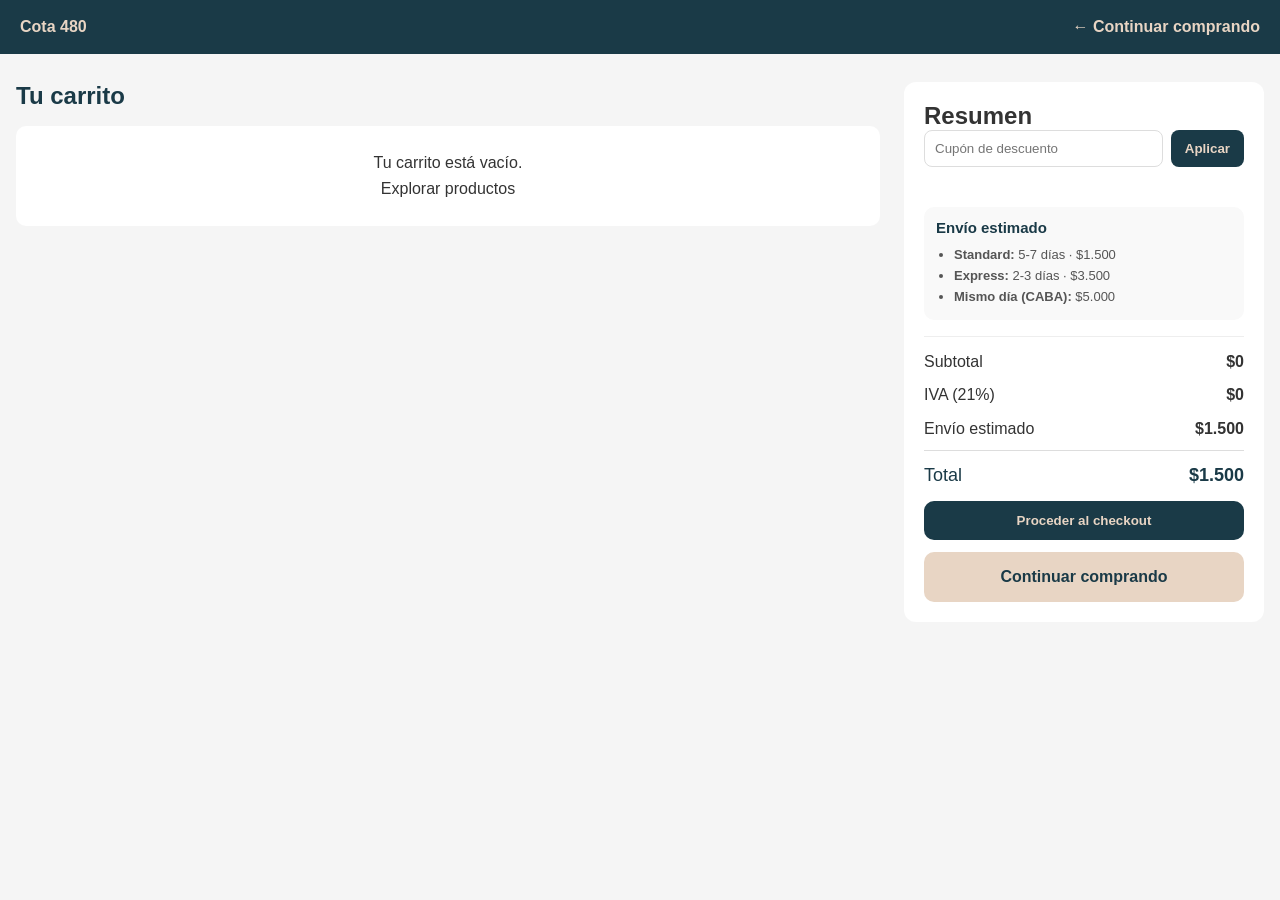
<file: pages/cart.html>
<!DOCTYPE html>
<html lang="es">
<head>
    <meta charset="UTF-8">
    <meta name="viewport" content="width=device-width, initial-scale=1.0">
    <title>Carrito - Cota 480</title>

    <link rel="stylesheet" href="../styles/main.css">
    <link rel="stylesheet" href="../styles/cart.css">
    <link rel="stylesheet" href="../styles/cart-page.css">
</head>
<body class="cart-page">
<header class="cart-page-header">
    <div class="container cart-page-header-inner">
        <a href="../index.html" class="cart-page-brand">Cota 480</a>
        <a href="../index.html" class="cart-page-continue-link">← Continuar comprando</a>
    </div>
</header>

<main class="container cart-page-main">
    <section class="cart-page-list-section">
        <h1>Tu carrito</h1>
        <div id="cartPageItems" class="cart-page-items"></div>
    </section>

    <aside class="cart-page-summary">
        <h2>Resumen</h2>

        <div class="cart-page-coupon">
            <input type="text" id="cartPageCoupon" placeholder="Cupón de descuento" autocomplete="off">
            <button id="cartPageApplyCoupon" type="button">Aplicar</button>
        </div>
        <p id="cartPageCouponFeedback" class="cart-page-coupon-feedback"></p>

        <div class="cart-page-shipping-estimate">
            <h3>Envío estimado</h3>
            <ul>
                <li><strong>Standard:</strong> 5-7 días · $1.500</li>
                <li><strong>Express:</strong> 2-3 días · $3.500</li>
                <li><strong>Mismo día (CABA):</strong> $5.000</li>
            </ul>
        </div>

        <div class="cart-page-totals">
            <div><span>Subtotal</span><strong id="cartPageSubtotal">$0</strong></div>
            <div><span>IVA (21%)</span><strong id="cartPageTax">$0</strong></div>
            <div id="cartPageDiscountRow" class="discount" style="display:none"><span id="cartPageDiscountLabel">Descuento</span><strong id="cartPageDiscount">-$0</strong></div>
            <div><span>Envío estimado</span><strong>$1.500</strong></div>
            <div class="total"><span>Total</span><strong id="cartPageTotal">$0</strong></div>
        </div>

        <button id="cartPageCheckout" class="cart-page-checkout" type="button">Proceder al checkout</button>
        <a href="../index.html" class="cart-page-secondary-btn">Continuar comprando</a>
    </aside>
</main>

<script src="../js/utils/constants.js"></script>
<script src="../js/utils/helpers.js"></script>
<script src="../js/services/cart.js"></script>
<script src="../js/services/orders.js"></script>
<script src="../js/components/cartPage.js"></script>
</body>
</html>
</file>
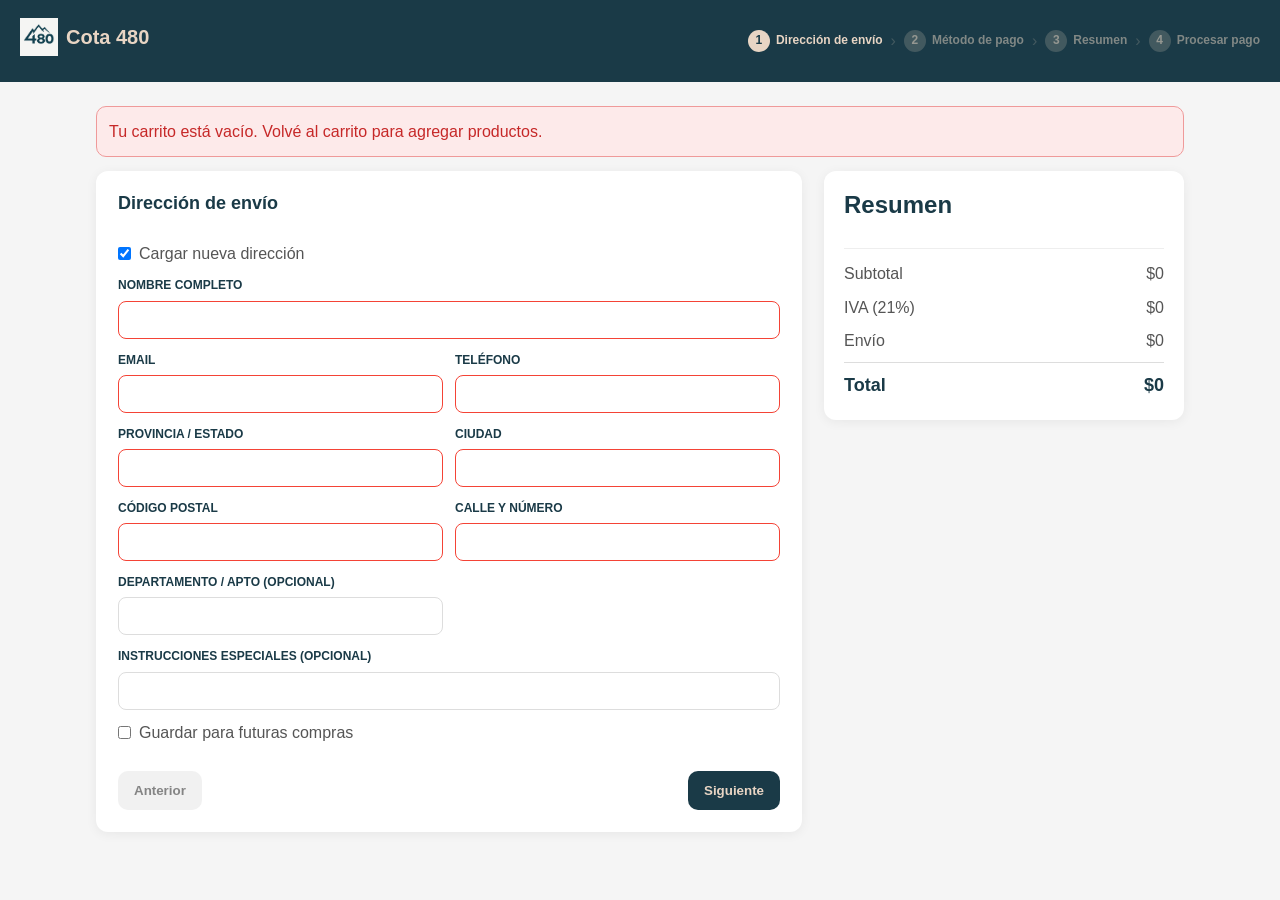
<file: pages/checkout.html>
<!DOCTYPE html>
<html lang="es">
<head>
    <meta charset="UTF-8">
    <meta name="viewport" content="width=device-width, initial-scale=1.0">
    <title>Checkout - Cota 480</title>

    <link rel="stylesheet" href="../styles/main.css">
    <link rel="stylesheet" href="../styles/checkout.css">
</head>
<body class="checkout-page">
<header class="checkout-header">
    <div class="container">
        <div class="checkout-logo">
            <a href="../index.html">
                <img src="../styles/main-logo.png" alt="Cota 480" onerror="this.style.display='none'">
                <span class="checkout-logo-text">Cota 480</span>
            </a>
        </div>
        <div class="checkout-steps" id="checkoutSteps">
            <div class="checkout-step active" data-step="1"><span class="checkout-step-num">1</span><span>Dirección de envío</span></div>
            <span class="checkout-step-divider">›</span>
            <div class="checkout-step" data-step="2"><span class="checkout-step-num">2</span><span>Método de pago</span></div>
            <span class="checkout-step-divider">›</span>
            <div class="checkout-step" data-step="3"><span class="checkout-step-num">3</span><span>Resumen</span></div>
            <span class="checkout-step-divider">›</span>
            <div class="checkout-step" data-step="4"><span class="checkout-step-num">4</span><span>Procesar pago</span></div>
        </div>
    </div>
</header>

<main class="checkout-main">
    <div id="checkoutError" class="checkout-global-error" style="display:none"></div>

    <div class="checkout-grid">
        <section class="checkout-flow">
            <form id="checkoutForm" novalidate>
                <input type="hidden" id="csrfToken" name="csrf_token" value="">

                <div class="checkout-step-panel active" data-step-panel="1">
                    <h2 class="checkout-section-title">Dirección de envío</h2>

                    <div id="savedAddresses" class="address-options" style="display:none"></div>
                    <label class="checkout-inline-check">
                        <input type="checkbox" id="useNewAddress" checked>
                        Cargar nueva dirección
                    </label>

                    <div id="shippingFields" class="checkout-form">
                        <div class="form-group full-width">
                            <label for="shipName">Nombre completo</label>
                            <input type="text" id="shipName" required>
                        </div>
                        <div class="form-group">
                            <label for="shipEmail">Email</label>
                            <input type="email" id="shipEmail" required>
                        </div>
                        <div class="form-group">
                            <label for="shipPhone">Teléfono</label>
                            <input type="tel" id="shipPhone" required>
                        </div>
                        <div class="form-group">
                            <label for="shipProvince">Provincia / Estado</label>
                            <input type="text" id="shipProvince" required>
                        </div>
                        <div class="form-group">
                            <label for="shipCity">Ciudad</label>
                            <input type="text" id="shipCity" required>
                        </div>
                        <div class="form-group">
                            <label for="shipPostalCode">Código postal</label>
                            <input type="text" id="shipPostalCode" required>
                        </div>
                        <div class="form-group">
                            <label for="shipStreet">Calle y número</label>
                            <input type="text" id="shipStreet" required>
                        </div>
                        <div class="form-group">
                            <label for="shipApartment">Departamento / Apto (opcional)</label>
                            <input type="text" id="shipApartment">
                        </div>
                        <div class="form-group full-width">
                            <label for="shipInstructions">Instrucciones especiales (opcional)</label>
                            <input type="text" id="shipInstructions">
                        </div>
                    </div>

                    <label class="checkout-inline-check">
                        <input type="checkbox" id="saveAddressCheckbox">
                        Guardar para futuras compras
                    </label>
                </div>

                <div class="checkout-step-panel" data-step-panel="2">
                    <h2 class="checkout-section-title">Método de pago</h2>

                    <div class="payment-options">
                        <label class="payment-option"><input type="radio" name="paymentMethod" value="mercadopago" checked><span class="payment-icon">💳</span><div class="payment-option-info"><strong>Tarjeta crédito/débito (MercadoPago)</strong><span>Pago seguro por MercadoPago</span></div></label>
                        <label class="payment-option"><input type="radio" name="paymentMethod" value="transfer"><span class="payment-icon">🏦</span><div class="payment-option-info"><strong>Transferencia bancaria</strong><span>Recibirás los datos por email</span></div></label>
                        <label class="payment-option"><input type="radio" name="paymentMethod" value="cash_on_delivery"><span class="payment-icon">💵</span><div class="payment-option-info"><strong>Efectivo contra entrega</strong><span>Pagás al recibir el pedido</span></div></label>
                    </div>

                    <div class="checkout-form installments-block">
                        <div class="form-group">
                            <label for="installmentsSelect">Cuotas sin interés</label>
                            <select id="installmentsSelect">
                                <option value="1">1 cuota</option>
                                <option value="3">3 cuotas</option>
                                <option value="6">6 cuotas</option>
                                <option value="12">12 cuotas</option>
                            </select>
                        </div>
                        <div class="form-group">
                            <label for="shippingMethodSelect">Método de envío</label>
                            <select id="shippingMethodSelect">
                                <option value="standard">Standard (5-7 días) - $1.500</option>
                                <option value="express">Express (2-3 días) - $3.500</option>
                                <option value="same_day">Mismo día CABA - $5.000</option>
                            </select>
                        </div>
                    </div>

                    <p class="shipping-note" id="shippingNote">Envío Standard: 5-7 días hábiles · $1.500</p>
                </div>

                <div class="checkout-step-panel" data-step-panel="3">
                    <h2 class="checkout-section-title">Resumen de compra</h2>
                    <div id="checkoutReview" class="checkout-review"></div>
                </div>

                <div class="checkout-step-panel" data-step-panel="4">
                    <h2 class="checkout-section-title">Procesar pago</h2>
                    <div class="checkout-security-box">
                        <p>🔒 Esta compra está protegida por SSL y procesada de forma segura.</p>
                        <p>Nunca almacenamos datos completos de tarjetas (PCI compliance).</p>
                    </div>

                    <label class="checkout-inline-check">
                        <input type="checkbox" id="termsCheckbox" required>
                        Acepto los términos y condiciones y la <a href="../README.md" target="_blank" rel="noopener">política de privacidad</a>
                    </label>

                    <div class="checkout-actions final">
                        <button type="button" id="confirmPurchaseBtn" class="btn-confirm-purchase">Confirmar compra</button>
                    </div>

                    <p class="checkout-loading" id="checkoutLoading" style="display:none">⏳ Procesando pago...</p>
                </div>
            </form>

            <div class="checkout-actions">
                <button type="button" id="prevStepBtn" class="btn-secondary" disabled>Anterior</button>
                <button type="button" id="nextStepBtn" class="btn-primary">Siguiente</button>
            </div>
        </section>

        <aside class="checkout-summary">
            <h2 class="checkout-summary-title">Resumen</h2>
            <div class="summary-items" id="summaryItems"></div>
            <div class="summary-totals">
                <div class="summary-total-row"><span>Subtotal</span><span id="subtotalAmount">$0</span></div>
                <div class="summary-total-row"><span>IVA (21%)</span><span id="taxAmount">$0</span></div>
                <div class="summary-total-row" id="discountRow" style="display:none"><span id="discountLabel">Descuento</span><span id="discountAmount">-$0</span></div>
                <div class="summary-total-row"><span>Envío</span><span id="shippingAmount">$0</span></div>
                <div class="summary-total-row grand"><span>Total</span><span id="grandTotal">$0</span></div>
            </div>
        </aside>
    </div>
</main>

<script src="../js/utils/constants.js"></script>
<script src="../js/utils/helpers.js"></script>
<script src="../js/services/auth.js"></script>
<script src="../js/services/cart.js"></script>
<script src="../js/services/products.js"></script>
<script src="../js/services/orders.js"></script>
<script src="../js/services/mercadopago.js"></script>
<script src="../js/services/email.js"></script>
<script src="../js/components/checkout.js"></script>
</body>
</html>
</file>
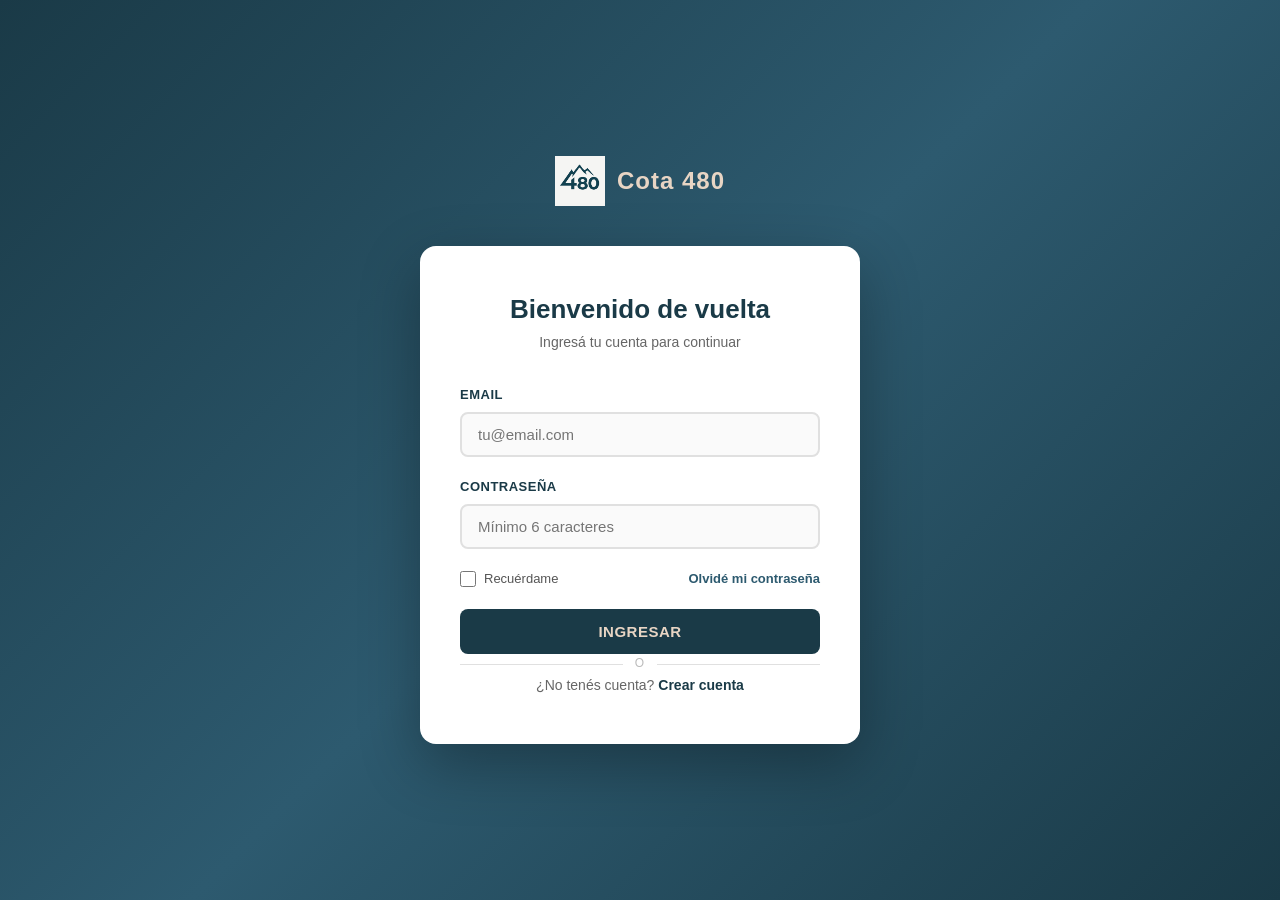
<file: pages/login.html>
<!DOCTYPE html>
<html lang="es">
<head>
    <meta charset="UTF-8">
    <meta name="viewport" content="width=device-width, initial-scale=1.0">
    <title>Iniciar Sesión - Cota 480</title>

    <!-- Styles -->
    <link rel="stylesheet" href="../styles/main.css">
    <link rel="stylesheet" href="../styles/auth.css">
</head>
<body>

<div class="auth-page">

    <!-- Logo -->
    <div class="auth-logo">
        <a href="../index.html">
            <img src="../styles/main-logo.png" alt="Cota 480" onerror="this.style.display='none'">
            <span class="auth-logo-text">Cota 480</span>
        </a>
    </div>

    <!-- Card -->
    <div class="auth-card">
        <h1 class="auth-title">Bienvenido de vuelta</h1>
        <p class="auth-subtitle">Ingresá tu cuenta para continuar</p>

        <!-- Alert global -->
        <div class="auth-alert error" id="loginAlert" role="alert"></div>

        <form class="auth-form" id="loginForm" novalidate>

            <!-- Email -->
            <div class="form-group">
                <label for="loginEmail">Email</label>
                <input
                    type="email"
                    id="loginEmail"
                    name="email"
                    placeholder="tu@email.com"
                    autocomplete="email"
                    required
                >
                <span class="form-error" id="emailError">Ingresá un email válido</span>
            </div>

            <!-- Contraseña -->
            <div class="form-group">
                <label for="loginPassword">Contraseña</label>
                <input
                    type="password"
                    id="loginPassword"
                    name="password"
                    placeholder="Mínimo 6 caracteres"
                    autocomplete="current-password"
                    required
                >
                <span class="form-error" id="passwordError">La contraseña debe tener al menos 6 caracteres</span>
            </div>

            <!-- Opciones -->
            <div class="form-options">
                <label class="checkbox-label">
                    <input type="checkbox" id="rememberMe" name="rememberMe">
                    Recuérdame
                </label>
                <a href="#" class="link-forgot" id="forgotLink">Olvidé mi contraseña</a>
            </div>

            <!-- Botón -->
            <button type="submit" class="btn-auth" id="loginBtn">
                <span class="spinner"></span>
                <span class="btn-text">Ingresar</span>
            </button>

        </form>

        <div class="auth-divider">o</div>

        <!-- Enlace registro -->
        <p class="auth-register">
            ¿No tenés cuenta?
            <a href="#" id="registerLink">Crear cuenta</a>
        </p>
    </div>

</div>

<!-- Scripts -->
<script src="../js/utils/constants.js"></script>
<script src="../js/utils/helpers.js"></script>
<script src="../js/services/auth.js"></script>
<script src="../js/components/auth.js"></script>

</body>
</html>
</file>
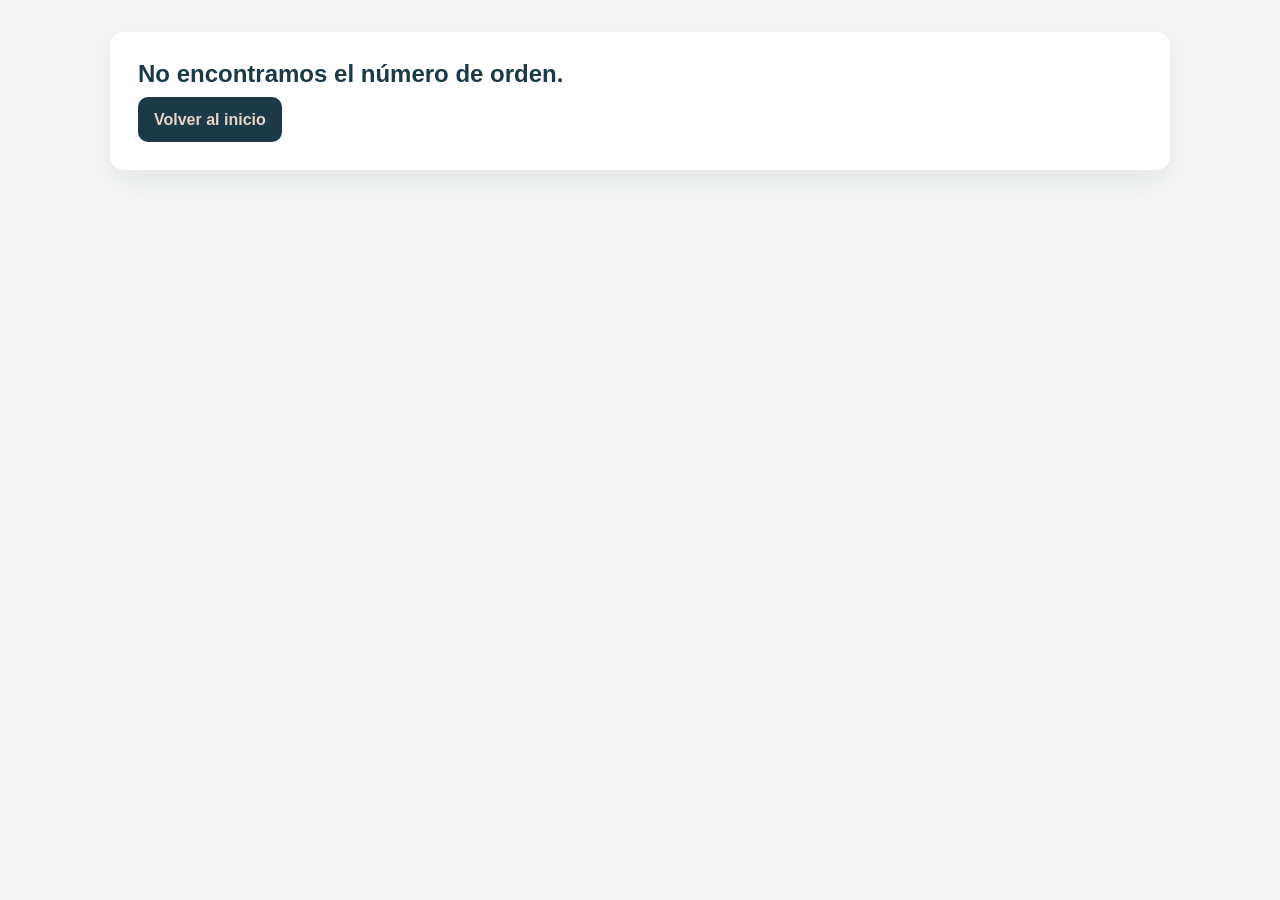
<file: pages/order-confirmation.html>
<!DOCTYPE html>
<html lang="es">
<head>
    <meta charset="UTF-8">
    <meta name="viewport" content="width=device-width, initial-scale=1.0">
    <title>Orden confirmada - Cota 480</title>

    <link rel="stylesheet" href="../styles/main.css">
    <link rel="stylesheet" href="../styles/order-confirmation.css">
</head>
<body class="order-confirmation-page">
<main class="container order-confirmation-main" id="orderConfirmationRoot">
    <div class="order-confirmation-loading">Cargando detalle de la orden...</div>
</main>

<script src="../js/utils/constants.js"></script>
<script src="../js/utils/helpers.js"></script>
<script src="../js/services/cart.js"></script>
<script src="../js/services/orders.js"></script>
<script src="../js/services/mercadopago.js"></script>
<script src="../js/services/email.js"></script>
<script src="../js/components/orderConfirmation.js"></script>
</body>
</html>
</file>
<file: styles/main.css>
/**
 * ESTILOS GLOBALES
 * Configuración global de la aplicación
 */

* {
    margin: 0;
    padding: 0;
    box-sizing: border-box;
}

html {
    scroll-behavior: smooth;
    overflow-x: hidden;
}

body {
    font-family: 'Segoe UI', Tahoma, Geneva, Verdana, sans-serif;
    color: #333333;
    background-color: #f5f5f5;
    line-height: 1.6;
    overflow-x: hidden;
}

.container {
    max-width: 1400px;
    margin: 0 auto;
    padding: 0 20px;
}

h1, h2, h3, h4, h5, h6 {
    font-weight: 700;
    line-height: 1.2;
}

a {
    text-decoration: none;
    color: inherit;
    transition: all 0.3s ease;
}

button {
    font-family: inherit;
    cursor: pointer;
    transition: all 0.3s ease;
}

input, select, textarea {
    font-family: inherit;
}

::-webkit-scrollbar {
    width: 10px;
}

::-webkit-scrollbar-track {
    background: #f1f1f1;
}

::-webkit-scrollbar-thumb {
    background: #1a3a47;
    border-radius: 5px;
}

::-webkit-scrollbar-thumb:hover {
    background: #2d5a6f;
}
</file>
<file: styles/cart.css>
/**
 * ESTILOS: CARRITO
 * Interfaz del carrito de compras
 */

.cart-sidebar {
    position: fixed;
    right: -450px;
    top: 0;
    width: 450px;
    height: 100vh;
    background: #ffffff;
    box-shadow: -2px 0 10px rgba(0, 0, 0, 0.2);
    z-index: 2000;
    transition: right 0.3s ease;
    display: flex;
    flex-direction: column;
}

.cart-sidebar.open {
    right: 0;
}

.cart-overlay {
    position: fixed;
    top: 0;
    left: 0;
    right: 0;
    bottom: 0;
    background: rgba(0, 0, 0, 0.5);
    z-index: 1999;
    opacity: 0;
    pointer-events: none;
    transition: opacity 0.3s ease;
}

.cart-sidebar.open ~ .cart-overlay {
    opacity: 1;
    pointer-events: auto;
}

.cart-container {
    display: flex;
    flex-direction: column;
    height: 100%;
}

.cart-header {
    display: flex;
    justify-content: space-between;
    align-items: center;
    padding: 20px;
    border-bottom: 1px solid #ddd;
    background: #f9f9f9;
}

.cart-header h2 {
    color: #1a3a47;
    font-size: 20px;
}

.btn-close {
    background: none;
    border: none;
    font-size: 24px;
    color: #1a3a47;
    cursor: pointer;
    transition: all 0.3s ease;
}

.btn-close:hover {
    color: #E8D5C4;
    transform: scale(1.2);
}

.cart-items {
    flex: 1;
    overflow-y: auto;
    padding: 20px;
}

.empty-cart {
    text-align: center;
    color: #999;
    padding: 40px 20px;
}

.cart-count-badge {
    display: inline-flex;
    align-items: center;
    justify-content: center;
    background: #E8D5C4;
    color: #1a3a47;
    font-size: 12px;
    font-weight: 800;
    width: 22px;
    height: 22px;
    border-radius: 50%;
    margin-left: 6px;
    vertical-align: middle;
}

.cart-item {
    display: grid;
    grid-template-columns: 60px 1fr auto 32px;
    gap: 12px;
    padding: 14px 0;
    border-bottom: 1px solid #eee;
    align-items: center;
}

.cart-item-img {
    width: 60px;
    height: 60px;
    border-radius: 8px;
    object-fit: cover;
    background: #f0f0f0;
}

.item-info h4 {
    color: #1a3a47;
    font-size: 13px;
    font-weight: 700;
    margin-bottom: 3px;
    white-space: nowrap;
    overflow: hidden;
    text-overflow: ellipsis;
}

.item-unit-price {
    color: #888;
    font-size: 12px;
}

.item-subtotal {
    color: #1a3a47;
    font-weight: 700;
    font-size: 13px;
}

.item-price {
    color: #2d5a6f;
    font-weight: 700;
    font-size: 14px;
}

.item-quantity {
    display: flex;
    align-items: center;
    border: 1px solid #ddd;
    border-radius: 6px;
    overflow: hidden;
}

.qty-btn {
    background: none;
    border: none;
    color: #1a3a47;
    width: 28px;
    height: 28px;
    cursor: pointer;
    font-weight: 700;
    font-size: 16px;
    display: flex;
    align-items: center;
    justify-content: center;
    transition: background 0.2s ease;
}

.qty-btn:hover {
    background: #f0f0f0;
}

.qty-display {
    min-width: 28px;
    text-align: center;
    font-size: 13px;
    font-weight: 700;
    color: #1a3a47;
    padding: 0 4px;
}

.qty-input {
    width: 50px;
    text-align: center;
    border: none;
    font-size: 12px;
}

.btn-remove {
    background: none;
    color: #ccc;
    border: none;
    width: 32px;
    height: 32px;
    border-radius: 6px;
    cursor: pointer;
    font-size: 14px;
    transition: all 0.2s ease;
    display: flex;
    align-items: center;
    justify-content: center;
}

.btn-remove:hover {
    background: #fdecea;
    color: #d32f2f;
}

.cart-footer {
    padding: 16px 20px 20px;
    border-top: 2px solid #ddd;
    background: #f9f9f9;
    display: flex;
    flex-direction: column;
    gap: 10px;
}

/* Cupón dentro del carrito */
.cart-coupon {
    display: flex;
    gap: 8px;
}

.coupon-input-cart {
    flex: 1;
    padding: 9px 12px;
    border: 1px solid #ddd;
    border-radius: 6px;
    font-size: 13px;
    outline: none;
    text-transform: uppercase;
    background: #fff;
    transition: border-color 0.2s ease;
}

.coupon-input-cart:focus {
    border-color: #1a3a47;
}

.coupon-input-cart:disabled {
    background: #f5f5f5;
    color: #888;
}

.btn-apply-coupon-cart {
    padding: 9px 14px;
    background: #1a3a47;
    color: #E8D5C4;
    border: none;
    border-radius: 6px;
    font-size: 13px;
    font-weight: 700;
    cursor: pointer;
    white-space: nowrap;
    transition: background 0.2s ease;
}

.btn-apply-coupon-cart:hover {
    background: #2d5a6f;
}

.coupon-tag {
    font-size: 12px;
    color: #388e3c;
    font-weight: 600;
}

/* Totales */
.cart-totals {
    display: flex;
    flex-direction: column;
    gap: 4px;
}

.cart-total-row {
    display: flex;
    justify-content: space-between;
    font-size: 13px;
    color: #666;
}

.discount-row {
    color: #388e3c;
    font-weight: 600;
}

.cart-total {
    display: flex;
    justify-content: space-between;
    padding-top: 8px;
    margin-top: 4px;
    border-top: 1px solid #ddd;
    font-size: 18px;
    font-weight: 700;
    color: #1a3a47;
}

.btn-checkout {
    width: 100%;
    background: #1a3a47;
    color: #E8D5C4;
    border: none;
    padding: 12px;
    font-weight: 700;
    border-radius: 5px;
    cursor: pointer;
    margin-bottom: 10px;
    transition: all 0.3s ease;
}

.btn-checkout:hover:not(:disabled) {
    background: #2d5a6f;
}

.btn-checkout:disabled {
    opacity: 0.5;
    cursor: not-allowed;
}

.btn-continue-shopping {
    width: 100%;
    background: #ffffff;
    color: #1a3a47;
    border: 2px solid #1a3a47;
    padding: 10px;
    font-weight: 700;
    border-radius: 5px;
    cursor: pointer;
    transition: all 0.3s ease;
}

.btn-continue-shopping:hover {
    background: #1a3a47;
    color: #E8D5C4;
}
</file>
<file: styles/cart-page.css>
.cart-page {
    background: #f5f5f5;
    min-height: 100vh;
}

.cart-page-header {
    background: #1a3a47;
    padding: 14px 0;
}

.cart-page-header-inner {
    display: flex;
    justify-content: space-between;
    align-items: center;
    gap: 12px;
}

.cart-page-brand,
.cart-page-continue-link {
    color: #E8D5C4;
    text-decoration: none;
    font-weight: 700;
}

.cart-page-main {
    display: grid;
    grid-template-columns: 1fr 360px;
    gap: 24px;
    padding: 28px 16px 48px;
}

.cart-page-list-section h1 {
    color: #1a3a47;
    margin-bottom: 16px;
}

.cart-page-items {
    display: flex;
    flex-direction: column;
    gap: 12px;
}

.cart-page-item {
    background: #fff;
    border-radius: 12px;
    padding: 14px;
    display: grid;
    grid-template-columns: 90px 1fr auto;
    gap: 14px;
    align-items: center;
}

.cart-page-item img {
    width: 90px;
    height: 90px;
    border-radius: 10px;
    object-fit: cover;
    background: #eee;
}

.cart-page-item-info h3 {
    margin: 0 0 6px;
    color: #1a3a47;
    font-size: 16px;
}

.cart-page-item-info p {
    margin: 0 0 10px;
    color: #666;
}

.cart-page-item-price {
    text-align: right;
}

.cart-page-item-price button {
    border: none;
    background: transparent;
    color: #f44336;
    cursor: pointer;
    margin-top: 8px;
}

.cart-page-qty {
    display: inline-flex;
    align-items: center;
    gap: 8px;
}

.cart-page-qty button {
    width: 28px;
    height: 28px;
    border: 1px solid #ddd;
    border-radius: 6px;
    background: #fff;
    cursor: pointer;
}

.cart-page-summary {
    background: #fff;
    border-radius: 12px;
    padding: 20px;
    height: fit-content;
    position: sticky;
    top: 16px;
}

.cart-page-coupon {
    display: flex;
    gap: 8px;
    margin-bottom: 4px;
}

.cart-page-coupon input {
    flex: 1;
    border: 1px solid #ddd;
    border-radius: 8px;
    padding: 10px;
}

.cart-page-coupon button {
    background: #1a3a47;
    color: #E8D5C4;
    border: none;
    border-radius: 8px;
    padding: 10px 14px;
    font-weight: 700;
    cursor: pointer;
}

.cart-page-coupon-feedback {
    min-height: 20px;
    font-size: 13px;
}

.cart-page-coupon-feedback.success { color: #4CAF50; }
.cart-page-coupon-feedback.error { color: #f44336; }
.cart-page-coupon-feedback.info { color: #666; }

.cart-page-shipping-estimate {
    margin: 16px 0;
    padding: 12px;
    border-radius: 10px;
    background: #f9f9f9;
}

.cart-page-shipping-estimate h3 {
    margin: 0 0 8px;
    color: #1a3a47;
    font-size: 15px;
}

.cart-page-shipping-estimate ul {
    margin: 0;
    padding-left: 18px;
    color: #555;
    font-size: 13px;
}

.cart-page-totals {
    border-top: 1px solid #eee;
    padding-top: 12px;
    display: flex;
    flex-direction: column;
    gap: 8px;
}

.cart-page-totals > div {
    display: flex;
    justify-content: space-between;
}

.cart-page-totals .total {
    border-top: 1px solid #ddd;
    padding-top: 10px;
    font-size: 18px;
    color: #1a3a47;
}

.cart-page-totals .discount {
    color: #4CAF50;
}

.cart-page-checkout,
.cart-page-secondary-btn {
    width: 100%;
    margin-top: 12px;
    border-radius: 10px;
    padding: 12px;
    text-align: center;
    text-decoration: none;
    border: none;
    font-weight: 700;
    cursor: pointer;
}

.cart-page-checkout {
    background: #1a3a47;
    color: #E8D5C4;
}

.cart-page-secondary-btn {
    background: #e8d5c4;
    color: #1a3a47;
    display: block;
}

.cart-page-empty {
    background: #fff;
    border-radius: 10px;
    padding: 24px;
    text-align: center;
}

@media (max-width: 960px) {
    .cart-page-main {
        grid-template-columns: 1fr;
    }

    .cart-page-summary {
        position: static;
    }
}

@media (max-width: 640px) {
    .cart-page-item {
        grid-template-columns: 70px 1fr;
    }

    .cart-page-item img {
        width: 70px;
        height: 70px;
    }

    .cart-page-item-price {
        grid-column: 1 / -1;
        text-align: left;
        display: flex;
        justify-content: space-between;
    }
}
</file>
<file: styles/checkout.css>
.checkout-page {
    background: #f5f5f5;
    min-height: 100vh;
    padding-bottom: 40px;
}

.checkout-header {
    background: #1a3a47;
    padding: 18px 0;
}

.checkout-header .container {
    display: flex;
    justify-content: space-between;
    align-items: center;
    gap: 12px;
}

.checkout-logo a {
    display: inline-flex;
    align-items: center;
    gap: 8px;
    text-decoration: none;
}

.checkout-logo img { height: 38px; }

.checkout-logo-text {
    color: #E8D5C4;
    font-weight: 800;
    font-size: 20px;
}

.checkout-steps {
    display: flex;
    align-items: center;
    gap: 8px;
    color: rgba(232, 213, 196, 0.5);
}

.checkout-step {
    display: inline-flex;
    align-items: center;
    gap: 6px;
    font-size: 12px;
    font-weight: 700;
}

.checkout-step-num {
    width: 22px;
    height: 22px;
    border-radius: 50%;
    display: inline-flex;
    justify-content: center;
    align-items: center;
    background: rgba(232, 213, 196, 0.2);
}

.checkout-step.active,
.checkout-step.done { color: #E8D5C4; }
.checkout-step.done .checkout-step-num { background: #4CAF50; color: #fff; }
.checkout-step.active .checkout-step-num { background: #E8D5C4; color: #1a3a47; }
.checkout-step-divider { opacity: 0.4; }

.checkout-main {
    max-width: 1120px;
    margin: 0 auto;
    padding: 24px 16px 0;
}

.checkout-global-error {
    background: #fdeaea;
    color: #c62828;
    border: 1px solid #ef9a9a;
    border-radius: 10px;
    padding: 12px;
    margin-bottom: 14px;
}

.checkout-grid {
    display: grid;
    grid-template-columns: 1fr 360px;
    gap: 22px;
}

.checkout-flow,
.checkout-summary {
    background: #fff;
    border-radius: 12px;
    box-shadow: 0 2px 12px rgba(0, 0, 0, 0.06);
}

.checkout-flow {
    padding: 22px;
}

.checkout-summary {
    padding: 20px;
    position: sticky;
    top: 16px;
    height: fit-content;
}

.checkout-section-title {
    margin: 0 0 16px;
    color: #1a3a47;
    font-size: 18px;
}

.checkout-step-panel {
    display: none;
}

.checkout-step-panel.active {
    display: block;
}

.checkout-form {
    display: grid;
    grid-template-columns: repeat(2, minmax(0, 1fr));
    gap: 12px;
}

.checkout-form .form-group,
.installments-block .form-group {
    display: flex;
    flex-direction: column;
    gap: 5px;
}

.form-group.full-width { grid-column: 1 / -1; }

.checkout-form label,
.installments-block label {
    color: #1a3a47;
    font-size: 12px;
    font-weight: 700;
    text-transform: uppercase;
}

.checkout-form input,
.checkout-form select,
.installments-block select {
    border: 1px solid #ddd;
    border-radius: 8px;
    padding: 10px;
    font-size: 14px;
}

.checkout-form input:invalid {
    border-color: #f44336;
}

.checkout-inline-check {
    display: inline-flex;
    align-items: center;
    gap: 8px;
    margin: 10px 0;
    color: #555;
}

.address-options,
.payment-options {
    display: flex;
    flex-direction: column;
    gap: 10px;
    margin-bottom: 8px;
}

.address-option,
.payment-option {
    border: 1px solid #ddd;
    border-radius: 10px;
    padding: 12px;
    display: flex;
    gap: 10px;
    align-items: center;
}

.address-option:has(input:checked),
.payment-option:has(input:checked) {
    border-color: #1a3a47;
    background: rgba(26, 58, 71, 0.03);
}

.payment-option-info strong {
    display: block;
    color: #1a3a47;
}

.payment-option-info span {
    color: #666;
    font-size: 13px;
}

.payment-icon { font-size: 20px; }

.installments-block {
    margin-top: 14px;
}

.shipping-note {
    margin-top: 12px;
    background: #f9f9f9;
    border-radius: 8px;
    padding: 10px;
    color: #555;
}

.checkout-summary-title {
    margin: 0 0 14px;
    color: #1a3a47;
}

.summary-items {
    display: flex;
    flex-direction: column;
    gap: 10px;
}

.summary-item {
    display: flex;
    gap: 10px;
    align-items: center;
}

.summary-item-img {
    width: 52px;
    height: 52px;
    border-radius: 8px;
    object-fit: cover;
    background: #ececec;
}

.summary-item-info {
    flex: 1;
    min-width: 0;
}

.summary-item-name {
    font-size: 13px;
    color: #333;
    overflow: hidden;
    text-overflow: ellipsis;
    white-space: nowrap;
}

.summary-item-qty { font-size: 12px; color: #777; }
.summary-item-price { font-size: 13px; font-weight: 700; color: #1a3a47; }

.summary-totals {
    margin-top: 14px;
    border-top: 1px solid #eee;
    padding-top: 12px;
    display: flex;
    flex-direction: column;
    gap: 8px;
}

.summary-total-row {
    display: flex;
    justify-content: space-between;
    color: #555;
}

.summary-total-row.grand {
    border-top: 1px solid #ddd;
    padding-top: 8px;
    font-size: 18px;
    color: #1a3a47;
    font-weight: 800;
}

.checkout-actions {
    margin-top: 16px;
    display: flex;
    justify-content: space-between;
    gap: 10px;
}

.checkout-actions.final {
    justify-content: flex-start;
}

.btn-primary,
.btn-secondary,
.btn-confirm-purchase {
    border: none;
    border-radius: 10px;
    padding: 12px 16px;
    font-weight: 700;
    cursor: pointer;
}

.btn-primary,
.btn-confirm-purchase {
    background: #1a3a47;
    color: #E8D5C4;
}

.btn-secondary {
    background: #e8e8e8;
    color: #333;
}

.btn-primary:disabled,
.btn-secondary:disabled,
.btn-confirm-purchase:disabled {
    opacity: 0.6;
    cursor: not-allowed;
}

.checkout-security-box {
    border-radius: 10px;
    border: 1px solid #d9e9d9;
    background: #f7fff7;
    color: #2f6b2f;
    padding: 12px;
    margin-bottom: 12px;
}

.checkout-security-box p {
    margin: 0 0 6px;
}

.checkout-security-box p:last-child { margin-bottom: 0; }

.checkout-loading {
    margin-top: 10px;
    color: #1a3a47;
    font-weight: 700;
}

.checkout-review-table {
    width: 100%;
    border-collapse: collapse;
    margin-bottom: 14px;
}

.checkout-review-table th,
.checkout-review-table td {
    text-align: left;
    border-bottom: 1px solid #eee;
    padding: 8px;
    font-size: 14px;
}

.checkout-review-meta {
    display: grid;
    grid-template-columns: repeat(2, minmax(0, 1fr));
    gap: 10px;
    margin-bottom: 12px;
}

.checkout-review-meta h4 {
    margin: 0 0 6px;
    color: #1a3a47;
}

.checkout-review-meta p {
    margin: 0 0 4px;
    color: #555;
}

.checkout-review-totals p {
    margin: 0 0 6px;
    color: #555;
}

@media (max-width: 960px) {
    .checkout-grid {
        grid-template-columns: 1fr;
    }

    .checkout-summary {
        order: -1;
        position: static;
    }

    .checkout-steps { display: none; }
}

@media (max-width: 640px) {
    .checkout-form,
    .checkout-review-meta {
        grid-template-columns: 1fr;
    }

    .checkout-flow,
    .checkout-summary {
        padding: 16px;
    }

    .checkout-actions {
        flex-direction: column;
    }
}
</file>
<file: styles/auth.css>
/**
 * ESTILOS: AUTENTICACIÓN
 * Login, registro y formularios de usuario
 */

/* ===== PÁGINA DE LOGIN ===== */
.auth-page {
    min-height: 100vh;
    background: linear-gradient(135deg, #1a3a47 0%, #2d5a6f 50%, #1a3a47 100%);
    display: flex;
    flex-direction: column;
    align-items: center;
    justify-content: center;
    padding: 40px 20px;
}

.auth-logo {
    margin-bottom: 32px;
    text-align: center;
}

.auth-logo a {
    display: inline-flex;
    align-items: center;
    gap: 12px;
    text-decoration: none;
    color: #E8D5C4;
}

.auth-logo img {
    height: 50px;
}

.auth-logo-text {
    font-size: 24px;
    font-weight: 800;
    color: #E8D5C4;
    letter-spacing: 1px;
}

.auth-card {
    background: #ffffff;
    border-radius: 16px;
    padding: 48px 40px;
    width: 100%;
    max-width: 440px;
    box-shadow: 0 20px 60px rgba(0, 0, 0, 0.3);
}

.auth-title {
    font-size: 26px;
    font-weight: 800;
    color: #1a3a47;
    margin-bottom: 6px;
    text-align: center;
}

.auth-subtitle {
    font-size: 14px;
    color: #666;
    text-align: center;
    margin-bottom: 32px;
}

/* ===== FORMULARIO ===== */
.auth-form {
    display: flex;
    flex-direction: column;
    gap: 20px;
}

.form-group {
    display: flex;
    flex-direction: column;
    gap: 6px;
}

.form-group label {
    font-size: 13px;
    font-weight: 600;
    color: #1a3a47;
    letter-spacing: 0.5px;
    text-transform: uppercase;
}

.form-group input {
    padding: 12px 16px;
    border: 2px solid #e0e0e0;
    border-radius: 8px;
    font-size: 15px;
    color: #333;
    outline: none;
    transition: border-color 0.2s ease, box-shadow 0.2s ease;
    background: #fafafa;
}

.form-group input:focus {
    border-color: #1a3a47;
    box-shadow: 0 0 0 3px rgba(26, 58, 71, 0.08);
    background: #fff;
}

.form-group input.error {
    border-color: #d32f2f;
    box-shadow: 0 0 0 3px rgba(211, 47, 47, 0.08);
}

.form-error {
    font-size: 12px;
    color: #d32f2f;
    display: none;
}

.form-error.visible {
    display: block;
}

/* ===== OPCIONES DEL FORMULARIO ===== */
.form-options {
    display: flex;
    justify-content: space-between;
    align-items: center;
    gap: 12px;
}

.checkbox-label {
    display: flex;
    align-items: center;
    gap: 8px;
    font-size: 13px;
    color: #555;
    cursor: pointer;
    user-select: none;
}

.checkbox-label input[type="checkbox"] {
    width: 16px;
    height: 16px;
    border: 2px solid #1a3a47;
    border-radius: 3px;
    cursor: pointer;
    accent-color: #1a3a47;
    flex-shrink: 0;
}

.link-forgot {
    font-size: 13px;
    color: #2d5a6f;
    font-weight: 600;
    text-decoration: none;
    transition: color 0.2s ease;
}

.link-forgot:hover {
    color: #1a3a47;
    text-decoration: underline;
}

/* ===== BOTÓN PRINCIPAL ===== */
.btn-auth {
    padding: 14px 24px;
    background: #1a3a47;
    color: #E8D5C4;
    border: none;
    border-radius: 8px;
    font-size: 15px;
    font-weight: 700;
    letter-spacing: 0.5px;
    cursor: pointer;
    transition: all 0.2s ease;
    display: flex;
    align-items: center;
    justify-content: center;
    gap: 8px;
    text-transform: uppercase;
}

.btn-auth:hover:not(:disabled) {
    background: #2d5a6f;
    transform: translateY(-1px);
    box-shadow: 0 4px 12px rgba(26, 58, 71, 0.3);
}

.btn-auth:disabled {
    opacity: 0.6;
    cursor: not-allowed;
}

.btn-auth .spinner {
    width: 16px;
    height: 16px;
    border: 2px solid rgba(232, 213, 196, 0.4);
    border-top-color: #E8D5C4;
    border-radius: 50%;
    animation: spin 0.7s linear infinite;
    display: none;
}

.btn-auth.loading .spinner {
    display: block;
}

.btn-auth.loading .btn-text {
    opacity: 0.7;
}

@keyframes spin {
    to { transform: rotate(360deg); }
}

/* ===== ALERT DE ERROR GLOBAL ===== */
.auth-alert {
    padding: 12px 16px;
    border-radius: 8px;
    font-size: 14px;
    font-weight: 500;
    display: none;
}

.auth-alert.visible {
    display: block;
}

.auth-alert.error {
    background: #fdecea;
    color: #d32f2f;
    border: 1px solid #f5c6c6;
}

.auth-alert.success {
    background: #e8f5e9;
    color: #388e3c;
    border: 1px solid #c8e6c9;
}

/* ===== DIVISOR ===== */
.auth-divider {
    display: flex;
    align-items: center;
    gap: 12px;
    color: #bbb;
    font-size: 12px;
    text-transform: uppercase;
    letter-spacing: 1px;
}

.auth-divider::before,
.auth-divider::after {
    content: '';
    flex: 1;
    height: 1px;
    background: #e0e0e0;
}

/* ===== ENLACE REGISTRO ===== */
.auth-register {
    text-align: center;
    font-size: 14px;
    color: #666;
}

.auth-register a {
    color: #1a3a47;
    font-weight: 700;
    text-decoration: none;
    transition: color 0.2s ease;
}

.auth-register a:hover {
    color: #2d5a6f;
    text-decoration: underline;
}

/* ===== RESPONSIVE ===== */
@media (max-width: 480px) {
    .auth-card {
        padding: 32px 24px;
    }

    .auth-title {
        font-size: 22px;
    }

    .form-options {
        flex-direction: column;
        align-items: flex-start;
    }
}
</file>
<file: styles/order-confirmation.css>
.order-confirmation-page {
    background: #f5f5f5;
    min-height: 100vh;
    padding: 32px 0 56px;
}

.order-confirmation-main {
    max-width: 1100px;
}

.order-confirmation-loading {
    text-align: center;
    color: #1a3a47;
    padding: 30px;
    font-weight: 700;
}

.order-confirmation-card {
    background: #fff;
    border-radius: 14px;
    padding: 28px;
    box-shadow: 0 10px 28px rgba(26, 58, 71, 0.08);
}

.oc-status-icon {
    font-size: 48px;
    margin-bottom: 8px;
}

.order-confirmation-card h1 {
    margin: 0 0 8px;
    color: #1a3a47;
}

.oc-grid {
    display: grid;
    grid-template-columns: repeat(3, minmax(0, 1fr));
    gap: 14px;
    margin-top: 18px;
}

.oc-block {
    background: #fafafa;
    border-radius: 10px;
    padding: 14px;
}

.oc-block h2 {
    margin: 0 0 10px;
    color: #1a3a47;
    font-size: 16px;
}

.oc-block p {
    margin: 0 0 6px;
    color: #555;
}

.oc-items {
    list-style: none;
    margin: 0 0 10px;
    padding: 0;
    display: flex;
    flex-direction: column;
    gap: 6px;
}

.oc-items li {
    display: flex;
    justify-content: space-between;
    gap: 12px;
}

.oc-next-steps {
    margin-top: 18px;
    background: #f9f6f2;
    border: 1px solid #E8D5C4;
    border-radius: 10px;
    padding: 14px;
}

.oc-next-steps h2 {
    margin: 0 0 8px;
    color: #1a3a47;
    font-size: 16px;
}

.oc-next-steps ul {
    margin: 0 0 10px;
    padding-left: 18px;
    color: #555;
}

.oc-actions {
    margin-top: 18px;
    display: flex;
    flex-wrap: wrap;
    gap: 10px;
}

.oc-btn {
    background: #1a3a47;
    color: #E8D5C4;
    text-decoration: none;
    border-radius: 10px;
    padding: 10px 16px;
    font-weight: 700;
    display: inline-flex;
    align-items: center;
}

.oc-btn.secondary {
    background: #E8D5C4;
    color: #1a3a47;
}

@media (max-width: 980px) {
    .oc-grid {
        grid-template-columns: 1fr;
    }
}
</file>
